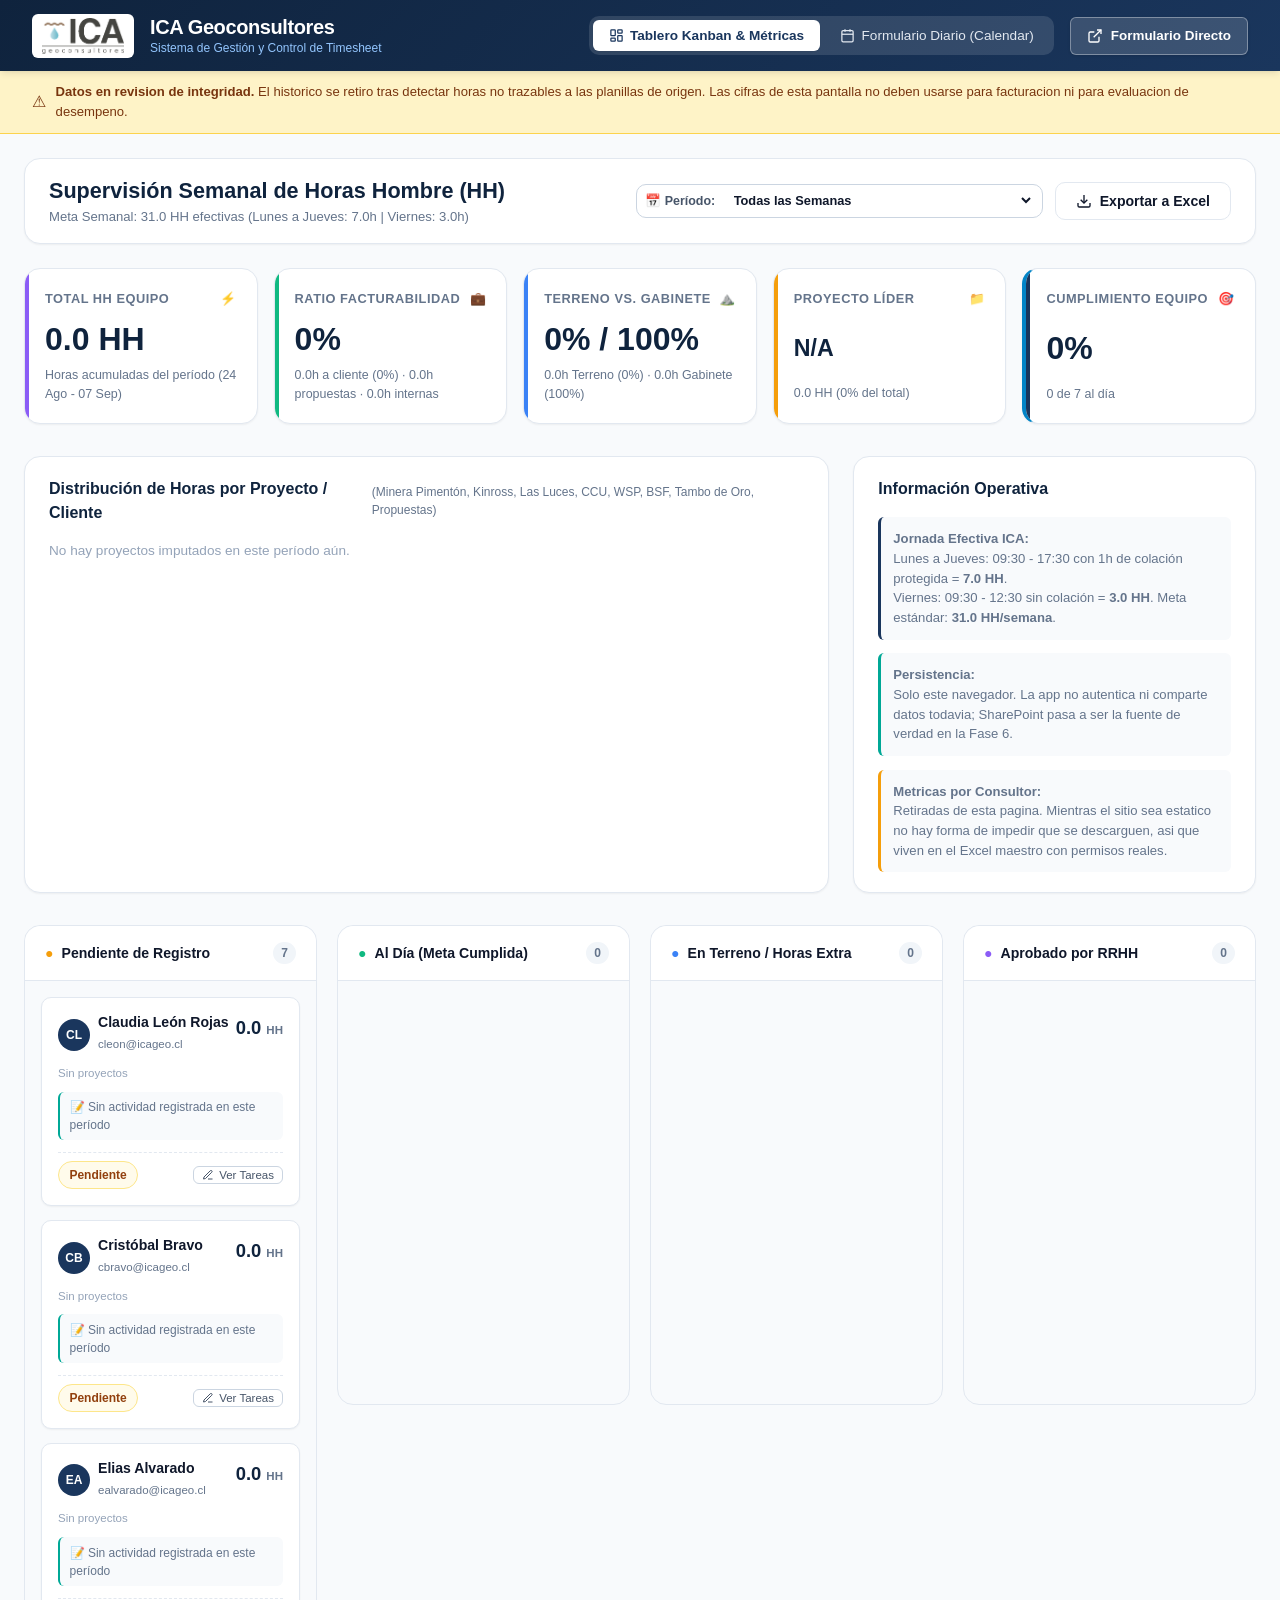
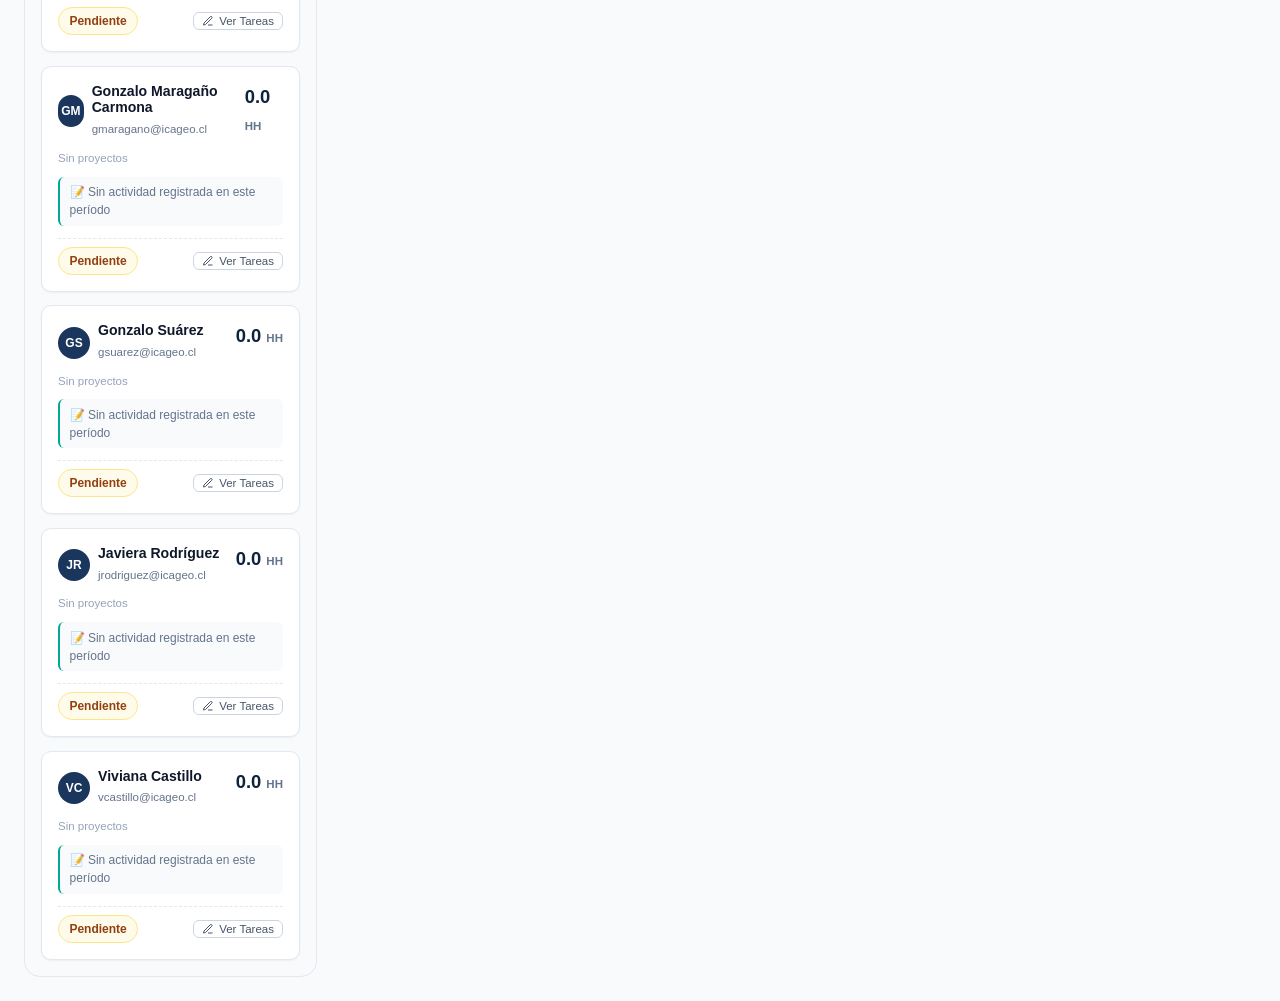
<file: site/index.html>
<!DOCTYPE html>
<html lang="es">
<head>
  <meta charset="UTF-8">
  <meta name="viewport" content="width=device-width, initial-scale=1.0">
  <title>Timesheet Corporativo - ICA Geoconsultores</title>
  <link rel="stylesheet" href="css/styles.css?v=7">
  <link rel="stylesheet" href="css/kanban.css?v=7">
  <link rel="stylesheet" href="css/calendar.css?v=7">
  <!-- Politica de seguridad de contenido.
       Limita de donde puede cargarse y a donde puede hablar la pagina. Se
       anade ahora, antes de que el navegador custodie un token de Graph
       (Fase 6): a partir de ese momento un XSS equivale a robo de token.
       `connect-src` ya contempla los destinos de M365. -->
  <meta http-equiv="Content-Security-Policy" content="default-src 'none'; script-src 'self' 'unsafe-inline'; style-src 'self' 'unsafe-inline'; img-src 'self' data:; font-src 'self'; connect-src 'self' https://graph.microsoft.com https://login.microsoftonline.com; frame-src https://login.microsoftonline.com; form-action 'none'; base-uri 'none'">
  <link rel="icon" type="image/png" href="assets/ica_logo.png">
</head>
<body>

  <!-- Encabezado Corporativo -->
  <header class="app-header">
    <div class="brand-container">
      <img src="assets/ica_logo.png" alt="ICA Geoconsultores" class="brand-logo">
      <div class="brand-text">
        <h1>ICA Geoconsultores</h1>
        <p>Sistema de Gestión y Control de Timesheet</p>
      </div>
    </div>

    <!-- Navegación de Vistas y Acceso Admin -->
    <div class="header-actions">
      <div class="nav-tabs">
        <button type="button" class="nav-tab-btn active" id="tabBtnKanban" onclick="switchView('kanban')">
          <svg width="15" height="15" viewBox="0 0 24 24" fill="none" stroke="currentColor" stroke-width="2"><rect x="3" y="3" width="7" height="9" rx="1"/><rect x="14" y="3" width="7" height="5" rx="1"/><rect x="14" y="12" width="7" height="9" rx="1"/><rect x="3" y="16" width="7" height="5" rx="1"/></svg>
          Tablero Kanban & Métricas
        </button>
        <button type="button" class="nav-tab-btn" id="tabBtnCalendar" onclick="switchView('calendar')">
          <svg width="15" height="15" viewBox="0 0 24 24" fill="none" stroke="currentColor" stroke-width="2"><rect x="3" y="4" width="18" height="18" rx="2" ry="2"/><line x1="16" y1="2" x2="16" y2="6"/><line x1="8" y1="2" x2="8" y2="6"/><line x1="3" y1="10" x2="21" y2="10"/></svg>
          Formulario Diario (Calendar)
        </button>
      </div>

      <a href="form.html" target="_blank" class="btn-header-link" style="background: rgba(255, 255, 255, 0.15); color: #ffffff !important; font-weight: 600; font-size: 0.84rem; padding: 0.5rem 1rem; border-radius: var(--radius-sm); text-decoration: none; display: inline-flex; align-items: center; gap: 0.5rem; border: 1px solid rgba(255, 255, 255, 0.35);">
        <svg width="16" height="16" viewBox="0 0 24 24" fill="none" stroke="#ffffff" stroke-width="2"><path d="M18 13v6a2 2 0 0 1-2 2H5a2 2 0 0 1-2-2V8a2 2 0 0 1 2-2h6"></path><polyline points="15 3 21 3 21 9"></polyline><line x1="10" y1="14" x2="21" y2="3"></line></svg>
        <span style="color: #ffffff !important; font-weight: 600;">Formulario Directo</span>
      </a>

    </div>
  </header>

  <!-- Aviso de integridad de datos.
       La auditoria de procedencia determino que 73.3 de las 385.3 HH del
       dataset anterior (19%) no eran trazables a ninguna medicion. El
       historico quedo retirado hasta que el pipeline saneado lo reponga.
       Ver la auditoria de procedencia en Timesheet_Pipeline (fuera del repo). -->
  <div style="background: #fef3c7; border-bottom: 1px solid #fcd34d; padding: 0.7rem 2rem; font-size: 0.82rem; color: #78350f; display: flex; align-items: center; gap: 0.6rem;">
    <span style="font-size: 1rem;">&#9888;</span>
    <span><strong>Datos en revision de integridad.</strong> El historico se retiro tras detectar horas no trazables a las planillas de origen. Las cifras de esta pantalla no deben usarse para facturacion ni para evaluacion de desempeno.</span>
  </div>

  <main class="app-container">

    <!-- ========================================================
         VISTA 1: TABLERO KANBAN & MÉTRICAS
         ======================================================== -->
    <section id="viewKanban" class="view-section active">
      <!-- Barra Superior del Dashboard -->
      <div class="dashboard-topbar">
        <div class="topbar-title">
          <h2>Supervisión Semanal de Horas Hombre (HH)</h2>
          <p>Meta Semanal: 31.0 HH efectivas (Lunes a Jueves: 7.0h | Viernes: 3.0h)</p>
        </div>
        <div class="topbar-filters">
          <div style="display: flex; align-items: center; gap: 0.4rem; background: white; border: 1px solid #cbd5e1; border-radius: var(--radius-md); padding: 0.2rem 0.5rem;">
            <label for="selectDashboardPeriod" style="font-size: 0.78rem; font-weight: 700; color: #475569; white-space: nowrap;">📅 Período:</label>
            <select id="selectDashboardPeriod" class="input-control" style="font-size: 0.8rem; padding: 0.25rem 0.5rem; border: none; background: transparent; font-weight: 600; color: #0f172a; cursor: pointer;">
              <option value="all">Todas las Semanas</option>
              <option value="w1">Semana 1 (24 al 29 de Agosto)</option>
              <option value="w2">Semana 2 (31 de Agosto al 06 de Septiembre)</option>
              <option value="w3">Semana 3 (07 al 11 de Septiembre)</option>
            </select>
          </div>
          <button type="button" class="btn btn-outline" id="btnExportExcel">
            <svg width="16" height="16" viewBox="0 0 24 24" fill="none" stroke="currentColor" stroke-width="2"><path d="M21 15v4a2 2 0 0 1-2 2H5a2 2 0 0 1-2-2v-4"/><polyline points="7 10 12 15 17 10"/><line x1="12" y1="15" x2="12" y2="3"/></svg>
            Exportar a Excel
          </button>
        </div>
      </div>

      <!-- Métricas Clave (KPIs Ejecutivos) -->
      <div class="metrics-kpi-grid">
        <div class="kpi-card kpi-purple">
          <div class="kpi-header">
            <span>Total HH Equipo</span>
            <span>⚡</span>
          </div>
          <div class="kpi-value" id="kpiTotalHours">0.0 HH</div>
          <div class="kpi-subtext">Horas acumuladas del período</div>
        </div>

        <div class="kpi-card kpi-success">
          <div class="kpi-header">
            <span>Ratio Facturabilidad</span>
            <span>💼</span>
          </div>
          <div class="kpi-value" id="kpiBillableRate">0%</div>
          <div class="kpi-subtext" id="kpiBillableSubtext">Proyectos cliente vs. gestión interna</div>
        </div>

        <div class="kpi-card kpi-info">
          <div class="kpi-header">
            <span>Terreno vs. Gabinete</span>
            <span>⛰️</span>
          </div>
          <div class="kpi-value" id="kpiTerrainGabinete">0% / 0%</div>
          <div class="kpi-subtext" id="kpiTerrainSubtext">Distribución operativa de HH</div>
        </div>

        <div class="kpi-card kpi-warning">
          <div class="kpi-header">
            <span>Proyecto Líder</span>
            <span>📁</span>
          </div>
          <div class="kpi-value" id="kpiLeadingProject" style="font-size: 1.45rem;">-</div>
          <div class="kpi-subtext">Mayor consumo de HH en el período</div>
        </div>

        <div class="kpi-card" style="border-left: 4px solid #0284c7;">
          <div class="kpi-header">
            <span>Cumplimiento Equipo</span>
            <span>🎯</span>
          </div>
          <div class="kpi-value" id="kpiComplianceRate">0%</div>
          <div class="kpi-subtext" id="kpiUsersOnTrack">0 de 7 al día</div>
        </div>
      </div>

      <!-- Desglose por Proyecto y Resumen -->
      <div class="analytics-split-grid">
        <div class="analytics-panel">
          <h3>
            Distribución de Horas por Proyecto / Cliente
            <span style="font-size: 0.75rem; color: var(--text-muted); font-weight: normal;">(Minera Pimentón, Kinross, Las Luces, CCU, WSP, BSF, Tambo de Oro, Propuestas)</span>
          </h3>
          <div class="project-bars-list" id="projectBarsContainer">
            <!-- Rellenado dinámicamente por app.js -->
          </div>
        </div>

        <div class="analytics-panel">
          <h3>Información Operativa</h3>
          <div style="font-size: 0.82rem; color: var(--text-muted); display: flex; flex-direction: column; gap: 0.85rem;">
            <div style="padding: 0.75rem; background: #f8fafc; border-radius: var(--radius-sm); border-left: 3px solid var(--color-primary);">
              <strong>Jornada Efectiva ICA:</strong>
              <p>Lunes a Jueves: 09:30 - 17:30 con 1h de colación protegida = <strong>7.0 HH</strong>.</p>
              <p>Viernes: 09:30 - 12:30 sin colación = <strong>3.0 HH</strong>. Meta estándar: <strong>31.0 HH/semana</strong>.</p>
            </div>
            <div style="padding: 0.75rem; background: #f8fafc; border-radius: var(--radius-sm); border-left: 3px solid var(--color-accent);">
              <strong>Persistencia:</strong>
              <p>Solo este navegador. La app no autentica ni comparte datos todavia; SharePoint pasa a ser la fuente de verdad en la Fase 6.</p>
            </div>
            <div style="padding: 0.75rem; background: #f8fafc; border-radius: var(--radius-sm); border-left: 3px solid #f59e0b;">
              <strong>Metricas por Consultor:</strong>
              <p>Retiradas de esta pagina. Mientras el sitio sea estatico no hay forma de impedir que se descarguen, asi que viven en el Excel maestro con permisos reales.</p>
            </div>
          </div>
        </div>
      </div>

      <!-- El ranking individual por consultor se retiro de esta pagina.
           No bastaba con ocultarlo: el dataset se servia como archivo
           estatico y se descargaba por URL sin autenticacion. Vuelve en la
           Fase 6, cuando SharePoint pueda negar los datos ajenos en lugar
           de que la app solo deje de dibujarlos. -->

      <!-- Tablero Kanban de Supervisión -->
      <div class="kanban-board-container">
        <!-- Columna 1: Pendiente -->
        <div class="kanban-column">
          <div class="kanban-column-header">
            <div class="column-title">
              <span style="color: #f59e0b;">●</span> Pendiente de Registro
            </div>
            <span class="column-count" id="countPending">0</span>
          </div>
          <div class="kanban-cards-container" id="colPending"></div>
        </div>

        <!-- Columna 2: Al Día -->
        <div class="kanban-column">
          <div class="kanban-column-header">
            <div class="column-title">
              <span style="color: #10b981;">●</span> Al Día (Meta Cumplida)
            </div>
            <span class="column-count" id="countOnTrack">0</span>
          </div>
          <div class="kanban-cards-container" id="colOnTrack"></div>
        </div>

        <!-- Columna 3: En Terreno -->
        <div class="kanban-column">
          <div class="kanban-column-header">
            <div class="column-title">
              <span style="color: #3b82f6;">●</span> En Terreno / Horas Extra
            </div>
            <span class="column-count" id="countTerrain">0</span>
          </div>
          <div class="kanban-cards-container" id="colTerrain"></div>
        </div>

        <!-- Columna 4: Aprobado RRHH -->
        <div class="kanban-column">
          <div class="kanban-column-header">
            <div class="column-title">
              <span style="color: #8b5cf6;">●</span> Aprobado por RRHH
            </div>
            <span class="column-count" id="countApproved">0</span>
          </div>
          <div class="kanban-cards-container" id="colApproved"></div>
        </div>
      </div>
    </section>

    <!-- ========================================================
         VISTA 2: FORMULARIO DIARIO (INTERFAZ CALENDAR)
         ======================================================== -->
    <section id="viewCalendar" class="view-section">
      <div class="calendar-form-wrapper">
        <div class="form-header-bar">
          <div class="form-header-title">
            <h2>Registro Diario de Actividades (Timesheet)</h2>
            <p>Distribuye en un solo envío las tareas de tu jornada laboral</p>
          </div>
          <div class="target-pill" id="targetHoursDisplay">
            Meta del día: <strong>7.0 HH</strong> (09:30 a 17:30 con 1h de colación)
          </div>
        </div>

        <!-- Barra de Autenticación y Selección de Consultor (Visible e Interactiva) -->
        <div class="pin-auth-banner" style="display: flex; flex-wrap: wrap; justify-content: space-between; align-items: center; gap: 1rem; padding: 1rem 1.25rem;">
          <div style="display: flex; align-items: center; gap: 0.75rem; flex-wrap: wrap;">
            <div style="display: flex; align-items: center; gap: 0.4rem;">
              <span style="font-size: 1.1rem;">👤</span>
              <label for="userSelect" style="font-weight: 700; font-size: 0.85rem; color: #1e293b; white-space: nowrap;">Consultor ICA:</label>
              <select class="input-control" id="userSelect" required style="font-weight: 600; font-size: 0.88rem; min-width: 230px; padding: 0.45rem 0.75rem; border-color: #0284c7; background: white;">
                <option value="cleon@icageo.cl">Claudia León Rojas</option>
                <option value="cbravo@icageo.cl">Cristóbal Bravo</option>
                <option value="ealvarado@icageo.cl">Elias Alvarado</option>
                <option value="gmaragano@icageo.cl">Gonzalo Maragaño Carmona</option>
                <option value="gsuarez@icageo.cl">Gonzalo Suárez</option>
                <option value="jrodriguez@icageo.cl">Javiera Rodríguez</option>
                <option value="vcastillo@icageo.cl">Viviana Castillo</option>
              </select>
            </div>
            <div class="pin-status-text locked" id="pinStatusText" style="font-size: 0.82rem;">
              🔒 <strong>Sesión Bloqueada:</strong> Ingresa tu PIN de 4 dígitos para habilitar el registro.
            </div>
          </div>
          <div style="display: flex; gap: 0.5rem; align-items: center;">
          </div>
        </div>

        <form id="formDailyTimesheet">
          <!-- Metadatos de la Jornada -->
          <div class="form-meta-grid">
            <div class="input-group">
              <label>Profesional Activo</label>
              <input type="text" class="input-control" id="activeUserNameDisplay" value="Claudia León Rojas" readonly style="background: #f1f5f9; font-weight: 600;">
            </div>
            <div class="input-group">
              <label>Correo Institucional (@icageo.cl)</label>
              <input type="email" class="input-control" id="userEmail" value="cleon@icageo.cl" readonly style="background: #f8fafc;">
            </div>
            <div class="input-group">
              <label>Fecha de la Jornada</label>
              <input type="date" class="input-control" id="dateInput" required>
            </div>
            <div class="input-group" style="justify-content: flex-end;">
              <div class="terrain-toggle-box">
                <label class="terrain-label">
                  <input type="checkbox" id="terrainCheckbox">
                  <span>Día de Terreno / Horas Extendidas (> 7.0h)</span>
                </label>
              </div>
            </div>
          </div>

          <!-- Botones de Ausencia Justificada -->
          <div class="absence-quick-bar">
            <span>¿Jornada especial o no laboral?</span>
            <div class="absence-btn-group">
              <button type="button" class="btn-absence" data-type="Feriado Legal">🏛️ Feriado Legal</button>
              <button type="button" class="btn-absence" data-type="Vacaciones">🏖️ Vacaciones</button>
              <button type="button" class="btn-absence" data-type="Licencia Médica">🏥 Licencia Médica</button>
            </div>
          </div>

          <!-- Línea de Tiempo Visual (Calendar Timeline) -->
          <div class="timeline-container">
            <div class="timeline-header">
              <h3>
                <svg width="18" height="18" viewBox="0 0 24 24" fill="none" stroke="currentColor" stroke-width="2"><circle cx="12" cy="12" r="10"/><polyline points="12 6 12 12 16 14"/></svg>
                Estructura de la Jornada
              </h3>
              <span style="font-size: 0.78rem; color: var(--text-muted);">Horarios de referencia corporativos</span>
            </div>

            <div class="timeline-blocks-wrapper">
              <!-- Bloque Mañana -->
              <div class="timeline-block">
                <div class="timeline-block-title">
                  <span>BLOQUE MAÑANA</span>
                  <span>09:30 - 13:00</span>
                </div>
                <div class="timeline-block-hours">3.5 <small style="font-size:0.8rem; color:var(--text-muted);">HH</small></div>
                <div class="timeline-block-desc">Inicio de jornada, coordinación técnica y desarrollo</div>
              </div>

              <!-- Bloque Colación Protegido -->
              <div class="timeline-block-lunch">
                <div class="lunch-icon">🍽️</div>
                <div class="lunch-title">COLACIÓN</div>
                <div class="lunch-time">13:00 - 14:00</div>
                <div class="lunch-status">1h Protegida</div>
              </div>

              <!-- Bloque Tarde -->
              <div class="timeline-block">
                <div class="timeline-block-title">
                  <span>BLOQUE TARDE</span>
                  <span>14:00 - 17:30</span>
                </div>
                <div class="timeline-block-hours">3.5 <small style="font-size:0.8rem; color:var(--text-muted);">HH</small></div>
                <div class="timeline-block-desc">Cierre de entregables, modelos y redacción</div>
              </div>
            </div>

            <!-- Barra de Progreso del Llenado -->
            <div class="progress-container">
              <div class="progress-info-row">
                <span>Horas asignadas en tareas:</span>
                <span id="progressText">0.0 / 7.0 HH</span>
              </div>
              <div class="progress-track">
                <div class="progress-bar-fill" id="progressBarFill"></div>
              </div>
            </div>
          </div>

          <!-- Tareas del Día -->
          <div class="tasks-section-title">
            <h3>Distribución de Tareas del Día</h3>
            <div style="display: flex; gap: 0.5rem;">
              <button type="button" class="btn btn-outline" id="btnOpenNewProposal" style="padding: 0.4rem 0.8rem; font-size: 0.8rem; border-color: #0284c7; color: #0369a1;">
                + Nueva Propuesta
              </button>
              <button type="button" class="btn btn-outline" id="btnAddTask" style="padding: 0.4rem 0.8rem; font-size: 0.8rem;">
                + Agregar Otra Tarea
              </button>
            </div>
          </div>

          <div id="tasksContainer">
            <!-- Filas dinámicas generadas por calendar_form.js -->
          </div>

          <!-- Barra de Envío Único -->
          <div class="form-submit-bar">
            <div id="validationSummary" class="validation-summary">
              Completando asignación...
            </div>
            <button type="submit" class="btn btn-primary" id="btnSubmitDaily">
              <svg width="16" height="16" viewBox="0 0 24 24" fill="none" stroke="currentColor" stroke-width="2"><path d="M19 21H5a2 2 0 0 1-2-2V5a2 2 0 0 1 2-2h11l5 5v11a2 2 0 0 1-2 2z"/><polyline points="17 21 17 13 7 13 7 21"/><polyline points="7 3 7 8 15 8"/></svg>
              Guardar Jornada del Día
            </button>
          </div>
        </form>
      </div>
    </section>

  </main>

  <!-- Los modales de autenticacion de administrador, edicion de registros,
       conexion M365, ingreso de PIN y cambio de PIN quedaron ELIMINADOS.
       Ninguna credencial puede custodiarse en un cliente estatico: la clave
       maestra y los PINs se entregaban al navegador y estuvieron publicados
       en el repositorio. Los sustituye Entra ID en la Fase 6. -->

  <!-- ========================================================
       MODAL 6: REGISTRO DE NUEVA PROPUESTA (COLABORATIVO)
       ======================================================== -->
  <div class="modal-overlay" id="modalNewProposal">
    <div class="modal-card" style="max-width: 520px;">
      <div class="modal-header">
        <h3>💡 Nueva Propuesta / Licitación</h3>
        <button type="button" class="modal-close" id="btnCloseNewProposalModal">&times;</button>
      </div>
      <form id="formCreateProposal">
        <div class="modal-body">
          <p style="font-size: 0.82rem; color: var(--text-muted); margin-bottom: 1rem;">
            Cualquier colaborador puede crear una propuesta. Quedará disponible inmediatamente en el formulario y la administración podrá validarla o asignarle OT oficial.
          </p>
          <div class="input-group" style="margin-bottom: 0.85rem;">
            <label>Nombre de la Propuesta / Servicio</label>
            <input type="text" class="input-control" id="inputProposalName" placeholder="Ej: Licitación Hidrogeología Quebrada Blanca" required>
          </div>
          <div class="input-group" style="margin-bottom: 0.85rem;">
            <label>Cliente / Mandante</label>
            <input type="text" class="input-control" id="inputProposalClient" placeholder="Ej: Teck / Codelco / Anglo" required>
          </div>
          <div class="input-group">
            <label>Notas / Alcance Breve</label>
            <textarea class="input-control" id="inputProposalNotes" rows="2" placeholder="Detalle preliminar..."></textarea>
          </div>
        </div>
        <div class="modal-footer">
          <button type="submit" class="btn btn-primary">Registrar y Usar Propuesta</button>
        </div>
      </form>
    </div>
  </div>

  <!-- ========================================================
       MODAL 8: DETALLE DE ACTIVIDADES DEL CONSULTOR (AUDITORÍA / VISTA)
       ======================================================== -->
  <div class="modal-overlay" id="modalUserDetailView">
    <div class="modal-card" style="max-width: 720px;">
      <div class="modal-header">
        <h3 id="detailModalTitle">📋 Detalle de Tareas: Consultor</h3>
        <button type="button" class="modal-close" id="btnCloseDetailModal">&times;</button>
      </div>
      <div class="modal-body">
        <div style="display: flex; justify-content: space-between; align-items: center; margin-bottom: 1rem; background: #f8fafc; padding: 0.75rem 1rem; border-radius: var(--radius-sm); border-left: 3px solid var(--color-primary);">
          <div>
            <div id="detailModalUserName" style="font-weight: 700; font-size: 0.95rem; color: #1e293b;">-</div>
            <div id="detailModalUserEmail" style="font-size: 0.8rem; color: #64748b;">-</div>
          </div>
          <div id="detailModalTotalHH" style="font-size: 1.25rem; font-weight: 800; color: var(--color-primary);">0.0 HH</div>
        </div>
        <div style="max-height: 320px; overflow-y: auto; border: 1px solid var(--border-color); border-radius: var(--radius-sm);">
          <table style="width: 100%; border-collapse: collapse; font-size: 0.8rem;">
            <thead style="background: #f1f5f9; border-bottom: 1px solid var(--border-color); text-align: left; position: sticky; top: 0;">
              <tr>
                <th style="padding: 0.5rem 0.6rem;">Fecha</th>
                <th style="padding: 0.5rem 0.6rem;">Proyecto</th>
                <th style="padding: 0.5rem 0.6rem; text-align: center;">HH</th>
                <th style="padding: 0.5rem 0.6rem;">Actividad / Detalle</th>
              </tr>
            </thead>
            <tbody id="detailModalTableBody">
              <!-- Filas generadas dinámicamente -->
            </tbody>
          </table>
        </div>
      </div>
      <div class="modal-footer" style="justify-content: flex-end;">
        <button type="button" class="btn btn-outline" id="btnCloseDetailFooter">Cerrar</button>
      </div>
    </div>
  </div>

  <!-- Script para Alternar Vistas -->
  <script>
    function switchView(view) {
      document.getElementById('viewKanban').classList.remove('active');
      document.getElementById('viewCalendar').classList.remove('active');
      document.getElementById('tabBtnKanban').classList.remove('active');
      document.getElementById('tabBtnCalendar').classList.remove('active');

      if (view === 'kanban') {
        document.getElementById('viewKanban').classList.add('active');
        document.getElementById('tabBtnKanban').classList.add('active');
        if (typeof window.renderDashboard === 'function') {
          window.renderDashboard();
        }
      } else {
        document.getElementById('viewCalendar').classList.add('active');
        document.getElementById('tabBtnCalendar').classList.add('active');
      }
    }
  </script>

  <!-- Lógica de Negocio -->
  <script src="js/team_data.js?v=20260909_fase0"></script>
  <script src="js/calendar_form.js?v=20260909_fase0"></script>
  <script src="js/app.js?v=20260909_fase0"></script>
</body>
</html>
</file>
<file: site/css/styles.css>
/* ==========================================================================
   ICA Geoconsultores - Sistema de Timesheet Corporativo
   Design System & Base Tokens
   ========================================================================== */

@import url('https://fonts.googleapis.com/css2?family=Inter:wght@300;400;500;600;700;800&family=Outfit:wght@500;600;700;800&display=swap');

:root {
  /* Paleta Corporativa ICA */
  --color-primary: #1a365d;        /* Azul Marino ICA */
  --color-primary-light: #2b6cb0;
  --color-primary-dark: #0f233d;
  --color-accent: #00a896;         /* Verde Agua Técnico */
  --color-accent-hover: #028090;
  
  /* Estados Operativos */
  --color-success: #10b981;        /* Al Día / Cuadrado */
  --color-success-bg: #ecfdf5;
  --color-warning: #f59e0b;        /* Pendiente */
  --color-warning-bg: #fffbeb;
  --color-info: #3b82f6;           /* En Terreno / Horas Extra */
  --color-info-bg: #eff6ff;
  --color-purple: #8b5cf6;         /* Aprobado RRHH */
  --color-purple-bg: #f5f3ff;
  --color-danger: #ef4444;
  --color-danger-bg: #fef2f2;
  
  /* Escala de Grises y Superficies */
  --bg-app: #f8fafc;
  --bg-surface: #ffffff;
  --bg-surface-elevated: #ffffff;
  --bg-muted: #f1f5f9;
  --border-color: #e2e8f0;
  --border-focus: #3b82f6;
  
  /* Tipografía */
  --text-main: #0f172a;
  --text-muted: #64748b;
  --text-light: #94a3b8;
  --text-inverse: #ffffff;
  
  /* Sombras y Elevaciones */
  --shadow-sm: 0 1px 2px 0 rgb(0 0 0 / 0.05);
  --shadow-md: 0 4px 6px -1px rgb(0 0 0 / 0.08), 0 2px 4px -2px rgb(0 0 0 / 0.06);
  --shadow-lg: 0 10px 15px -3px rgb(0 0 0 / 0.08), 0 4px 6px -4px rgb(0 0 0 / 0.04);
  --shadow-xl: 0 20px 25px -5px rgb(0 0 0 / 0.1), 0 8px 10px -6px rgb(0 0 0 / 0.06);

  /* Bordes Redondeados */
  --radius-sm: 6px;
  --radius-md: 10px;
  --radius-lg: 16px;
  --radius-full: 9999px;
  
  /* Transiciones */
  --transition-fast: 0.15s ease;
  --transition-normal: 0.25s ease;
}

/* Reset y Normalización */
* {
  box-sizing: border-box;
  margin: 0;
  padding: 0;
}

body {
  font-family: 'Inter', -apple-system, BlinkMacSystemFont, 'Segoe UI', Roboto, sans-serif;
  background-color: var(--bg-app);
  color: var(--text-main);
  line-height: 1.5;
  -webkit-font-smoothing: antialiased;
}

/* Encabezado Corporativo */
.app-header {
  background: linear-gradient(135deg, var(--color-primary-dark) 0%, var(--color-primary) 100%);
  color: var(--text-inverse);
  padding: 0.85rem 2rem;
  display: flex;
  justify-content: space-between;
  align-items: center;
  position: sticky;
  top: 0;
  z-index: 100;
  box-shadow: var(--shadow-md);
}

.brand-container {
  display: flex;
  align-items: center;
  gap: 1rem;
}

.brand-logo {
  height: 44px;
  width: auto;
  max-width: 140px;
  object-fit: contain;
  background: white;
  padding: 4px 10px;
  border-radius: var(--radius-sm);
  box-shadow: var(--shadow-sm);
  display: block;
}

.brand-text h1 {
  font-family: 'Outfit', sans-serif;
  font-size: 1.25rem;
  font-weight: 700;
  letter-spacing: -0.02em;
  line-height: 1.2;
}

.brand-text p {
  font-size: 0.75rem;
  color: #93c5fd;
  font-weight: 400;
}

/* Navegación y Acciones */
.header-actions {
  display: flex;
  align-items: center;
  gap: 1rem;
}

.nav-tabs {
  display: flex;
  background: rgba(255, 255, 255, 0.12);
  padding: 4px;
  border-radius: var(--radius-md);
  gap: 4px;
}

.nav-tab-btn {
  background: transparent;
  border: none;
  color: #e2e8f0;
  padding: 0.5rem 1rem;
  font-size: 0.85rem;
  font-weight: 500;
  border-radius: var(--radius-sm);
  cursor: pointer;
  transition: var(--transition-fast);
  display: flex;
  align-items: center;
  gap: 0.4rem;
}

.nav-tab-btn:hover {
  background: rgba(255, 255, 255, 0.15);
  color: white;
}

.nav-tab-btn.active {
  background: white;
  color: var(--color-primary);
  font-weight: 600;
  box-shadow: var(--shadow-sm);
}

.btn-admin {
  background: #f59e0b;
  color: #78350f;
  border: 1px solid #d97706;
  font-weight: 600;
  padding: 0.5rem 0.9rem;
  border-radius: var(--radius-sm);
  cursor: pointer;
  font-size: 0.82rem;
  display: flex;
  align-items: center;
  gap: 0.4rem;
  transition: var(--transition-fast);
}

.btn-admin:hover {
  background: #fbbf24;
}

.btn-admin.authenticated {
  background: #10b981;
  color: white;
  border-color: #059669;
}

.btn-header-link,
.app-header .btn-outline {
  background: white;
  color: var(--color-primary, #1a365d) !important;
  font-weight: 700;
  font-size: 0.82rem;
  padding: 0.5rem 0.95rem;
  border-radius: var(--radius-sm);
  text-decoration: none;
  display: inline-flex;
  align-items: center;
  gap: 0.45rem;
  border: 1px solid rgba(255, 255, 255, 0.9);
  box-shadow: 0 1px 3px rgba(0, 0, 0, 0.12);
  transition: var(--transition-fast);
}

.btn-header-link:hover,
.app-header .btn-outline:hover {
  background: #f1f5f9;
  color: var(--color-primary-light, #2b6cb0) !important;
  box-shadow: 0 2px 6px rgba(0, 0, 0, 0.18);
  transform: translateY(-1px);
}

/* Contenedor Principal */
.app-container {
  max-width: 1440px;
  margin: 1.5rem auto;
  padding: 0 1.5rem;
}

/* Secciones de Vistas */
.view-section {
  display: none;
}

.view-section.active {
  display: block;
}

/* Badges y Chips */
.badge {
  display: inline-flex;
  align-items: center;
  gap: 0.35rem;
  padding: 0.25rem 0.65rem;
  border-radius: var(--radius-full);
  font-size: 0.75rem;
  font-weight: 600;
}

.badge-success { background: var(--color-success-bg); color: #065f46; border: 1px solid #a7f3d0; }
.badge-warning { background: var(--color-warning-bg); color: #92400e; border: 1px solid #fde68a; }
.badge-info    { background: var(--color-info-bg); color: #1e40af; border: 1px solid #bfdbfe; }
.badge-purple  { background: var(--color-purple-bg); color: #5b21b6; border: 1px solid #ddd6fe; }

/* Botones Base */
.btn {
  display: inline-flex;
  align-items: center;
  justify-content: center;
  gap: 0.5rem;
  padding: 0.6rem 1.25rem;
  font-size: 0.88rem;
  font-weight: 600;
  border-radius: var(--radius-md);
  border: 1px solid transparent;
  cursor: pointer;
  transition: var(--transition-fast);
}

.btn-primary {
  background: var(--color-primary);
  color: white;
}
.btn-primary:hover {
  background: var(--color-primary-light);
}

.btn-outline {
  background: white;
  border-color: var(--border-color);
  color: var(--text-main);
}
.btn-outline:hover {
  background: var(--bg-muted);
}

/* Modal Genérico */
.modal-overlay {
  position: fixed;
  inset: 0;
  background: rgba(15, 23, 42, 0.65);
  backdrop-filter: blur(4px);
  display: flex;
  align-items: center;
  justify-content: center;
  z-index: 1000;
  opacity: 0;
  visibility: hidden;
  transition: var(--transition-fast);
}

.modal-overlay.open {
  opacity: 1;
  visibility: visible;
}

.modal-card {
  background: white;
  border-radius: var(--radius-lg);
  box-shadow: var(--shadow-xl);
  width: 100%;
  max-width: 520px;
  overflow: hidden;
  animation: modalEnter 0.2s cubic-bezier(0.16, 1, 0.3, 1);
}

@keyframes modalEnter {
  from { transform: translateY(12px) scale(0.98); }
  to { transform: translateY(0) scale(1); }
}

.modal-header {
  padding: 1.25rem 1.5rem;
  border-bottom: 1px solid var(--border-color);
  display: flex;
  justify-content: space-between;
  align-items: center;
  background: var(--bg-muted);
}

.modal-header h3 {
  font-family: 'Outfit', sans-serif;
  font-size: 1.15rem;
  color: var(--color-primary-dark);
}

.modal-close {
  background: transparent;
  border: none;
  font-size: 1.3rem;
  cursor: pointer;
  color: var(--text-muted);
}

.modal-body {
  padding: 1.5rem;
}

.modal-footer {
  padding: 1rem 1.5rem;
  border-top: 1px solid var(--border-color);
  display: flex;
  justify-content: flex-end;
  gap: 0.75rem;
  background: #fafafa;
}

/* Toast de Notificación */
.toast-container {
  position: fixed;
  bottom: 2rem;
  right: 2rem;
  z-index: 2000;
  display: flex;
  flex-direction: column;
  gap: 0.75rem;
}

.toast {
  background: white;
  color: var(--text-main);
  padding: 1rem 1.25rem;
  border-radius: var(--radius-md);
  box-shadow: var(--shadow-lg);
  border-left: 4px solid var(--color-primary);
  display: flex;
  align-items: center;
  gap: 0.75rem;
  min-width: 320px;
  animation: toastIn 0.3s ease;
}

.toast-success { border-left-color: var(--color-success); }
.toast-info { border-left-color: var(--color-info); }
.toast-warning { border-left-color: var(--color-warning); }

@keyframes toastIn {
  from { transform: translateX(50px); opacity: 0; }
  to { transform: translateX(0); opacity: 1; }
}
</file>
<file: site/css/kanban.css>
/* ==========================================================================
   ICA Geoconsultores - Sistema de Timesheet Corporativo
   Estilos del Tablero Kanban y Panel de Métricas
   ========================================================================== */

/* Barra Superior del Dashboard */
.dashboard-topbar {
  display: flex;
  justify-content: space-between;
  align-items: center;
  margin-bottom: 1.5rem;
  background: white;
  padding: 1rem 1.5rem;
  border-radius: var(--radius-lg);
  border: 1px solid var(--border-color);
  box-shadow: var(--shadow-sm);
}

.topbar-title h2 {
  font-family: 'Outfit', sans-serif;
  font-size: 1.35rem;
  color: var(--color-primary-dark);
}

.topbar-title p {
  font-size: 0.82rem;
  color: var(--text-muted);
}

.topbar-filters {
  display: flex;
  align-items: center;
  gap: 0.75rem;
}

/* Fila de Tarjetas de Métricas (KPIs) */
.metrics-kpi-grid {
  display: grid;
  grid-template-columns: repeat(auto-fit, minmax(200px, 1fr));
  gap: 1rem;
  margin-bottom: 2rem;
}

.kpi-card {
  background: white;
  border-radius: var(--radius-lg);
  border: 1px solid var(--border-color);
  padding: 1.25rem;
  box-shadow: var(--shadow-sm);
  display: flex;
  flex-direction: column;
  justify-content: space-between;
  position: relative;
  overflow: hidden;
}

.kpi-card::before {
  content: '';
  position: absolute;
  top: 0;
  left: 0;
  width: 4px;
  height: 100%;
  background: var(--color-primary);
}

.kpi-card.kpi-success::before { background: var(--color-success); }
.kpi-card.kpi-warning::before { background: var(--color-warning); }
.kpi-card.kpi-info::before    { background: var(--color-info); }
.kpi-card.kpi-purple::before  { background: var(--color-purple); }

.kpi-header {
  display: flex;
  justify-content: space-between;
  align-items: center;
  font-size: 0.8rem;
  font-weight: 600;
  color: var(--text-muted);
  text-transform: uppercase;
  letter-spacing: 0.04em;
}

.kpi-value {
  font-size: 2rem;
  font-weight: 800;
  font-family: 'Outfit', sans-serif;
  color: var(--color-primary-dark);
  margin: 0.4rem 0 0.2rem 0;
}

.kpi-subtext {
  font-size: 0.78rem;
  color: var(--text-muted);
  display: flex;
  align-items: center;
  gap: 0.35rem;
}

/* Desglose Gráfico Rápido */
.analytics-split-grid {
  display: grid;
  grid-template-columns: 2fr 1fr;
  gap: 1.5rem;
  margin-bottom: 2rem;
}

.analytics-panel {
  background: white;
  border-radius: var(--radius-lg);
  border: 1px solid var(--border-color);
  padding: 1.25rem 1.5rem;
  box-shadow: var(--shadow-sm);
}

.analytics-panel h3 {
  font-size: 1rem;
  font-weight: 700;
  color: var(--color-primary-dark);
  margin-bottom: 1rem;
  display: flex;
  justify-content: space-between;
  align-items: center;
}

.project-bars-list {
  display: flex;
  flex-direction: column;
  gap: 0.85rem;
}

.project-bar-item {
  display: flex;
  flex-direction: column;
  gap: 0.25rem;
}

.project-bar-info {
  display: flex;
  justify-content: space-between;
  font-size: 0.82rem;
  font-weight: 600;
}

.project-bar-track {
  height: 8px;
  background: #f1f5f9;
  border-radius: var(--radius-full);
  overflow: hidden;
}

.project-bar-fill {
  height: 100%;
  background: linear-gradient(90deg, var(--color-primary-light), var(--color-accent));
  border-radius: var(--radius-full);
}

/* Tablero Kanban */
.kanban-board-container {
  display: grid;
  grid-template-columns: repeat(4, 1fr);
  gap: 1.25rem;
  align-items: flex-start;
}

.kanban-column {
  background: #f8fafc;
  border: 1px solid var(--border-color);
  border-radius: var(--radius-lg);
  display: flex;
  flex-direction: column;
  min-height: 480px;
}

.kanban-column-header {
  padding: 1rem 1.25rem;
  display: flex;
  justify-content: space-between;
  align-items: center;
  border-bottom: 1px solid var(--border-color);
  background: white;
  border-top-left-radius: var(--radius-lg);
  border-top-right-radius: var(--radius-lg);
}

.column-title {
  display: flex;
  align-items: center;
  gap: 0.5rem;
  font-size: 0.88rem;
  font-weight: 700;
  color: var(--text-main);
}

.column-count {
  background: var(--bg-muted);
  font-size: 0.75rem;
  font-weight: 700;
  padding: 2px 8px;
  border-radius: var(--radius-full);
  color: var(--text-muted);
}

.kanban-cards-container {
  padding: 1rem;
  display: flex;
  flex-direction: column;
  gap: 0.85rem;
  flex-grow: 1;
}

/* Tarjeta de Colaborador en Kanban */
.kanban-card {
  background: white;
  border: 1px solid var(--border-color);
  border-radius: var(--radius-md);
  padding: 1rem;
  box-shadow: var(--shadow-sm);
  transition: transform var(--transition-fast), box-shadow var(--transition-fast);
}

.kanban-card:hover {
  transform: translateY(-2px);
  box-shadow: var(--shadow-md);
}

.card-top {
  display: flex;
  justify-content: space-between;
  align-items: flex-start;
  margin-bottom: 0.6rem;
}

.card-user-info {
  display: flex;
  align-items: center;
  gap: 0.5rem;
}

.user-avatar {
  width: 32px;
  height: 32px;
  border-radius: var(--radius-full);
  background: var(--color-primary);
  color: white;
  display: flex;
  align-items: center;
  justify-content: center;
  font-size: 0.75rem;
  font-weight: 700;
}

.user-names h4 {
  font-size: 0.88rem;
  font-weight: 700;
  color: var(--text-main);
  line-height: 1.2;
}

.user-names span {
  font-size: 0.72rem;
  color: var(--text-muted);
}

.card-hours-badge {
  font-family: 'Outfit', sans-serif;
  font-size: 1.15rem;
  font-weight: 800;
  color: var(--color-primary-dark);
}

.card-hours-badge small {
  font-size: 0.72rem;
  font-weight: 600;
  color: var(--text-muted);
}

.card-projects-chips {
  display: flex;
  flex-wrap: wrap;
  gap: 0.35rem;
  margin: 0.6rem 0;
}

.project-chip {
  background: #f1f5f9;
  color: #334155;
  font-size: 0.72rem;
  font-weight: 600;
  padding: 2px 7px;
  border-radius: var(--radius-sm);
  border: 1px solid #e2e8f0;
}

.card-recent-task {
  font-size: 0.75rem;
  color: var(--text-muted);
  background: #f8fafc;
  padding: 0.4rem 0.6rem;
  border-radius: var(--radius-sm);
  margin-top: 0.4rem;
  border-left: 2px solid var(--color-accent);
}

.card-actions-bar {
  margin-top: 0.75rem;
  padding-top: 0.5rem;
  border-top: 1px dashed var(--border-color);
  display: flex;
  justify-content: space-between;
  align-items: center;
}

.card-status-label {
  font-size: 0.7rem;
  font-weight: 600;
}

.btn-card-edit {
  /* Antes estaba oculto y solo aparecia con body.admin-authenticated. Esa
     clase ya no se aplica nunca: el modo administrador se elimino. El boton
     abre el detalle de solo lectura, asi que debe estar siempre visible. */
  display: inline-flex;
  align-items: center;
  gap: 0.3rem;
  background: transparent;
  border: 1px solid #cbd5e1;
  color: #475569;
  padding: 2px 8px;
  font-size: 0.72rem;
  border-radius: var(--radius-sm);
  cursor: pointer;
  transition: var(--transition-fast);
}

.btn-card-edit:hover {
  background: #f1f5f9;
  color: var(--color-primary);
  border-color: var(--color-primary);
}

/* La regla body.admin-authenticated .btn-card-edit se elimino junto con el
   modo administrador. */
</file>
<file: site/css/calendar.css>
/* ==========================================================================
   ICA Geoconsultores - Sistema de Timesheet Corporativo
   Estilos de la Interfaz Tipo Calendar (Captura Diaria)
   ========================================================================== */

.calendar-form-wrapper {
  background: var(--bg-surface);
  border-radius: var(--radius-lg);
  border: 1px solid var(--border-color);
  box-shadow: var(--shadow-md);
  padding: 2rem;
  max-width: 960px;
  margin: 0 auto;
  position: relative;
}

/* Bloqueo y Autenticación por PIN */
.pin-auth-banner {
  background: #f8fafc;
  border: 1px solid #cbd5e1;
  border-radius: var(--radius-md);
  padding: 0.85rem 1.25rem;
  margin-bottom: 1.5rem;
  display: flex;
  justify-content: space-between;
  align-items: center;
}

.pin-status-text {
  display: flex;
  align-items: center;
  gap: 0.5rem;
  font-size: 0.88rem;
  font-weight: 600;
}

.pin-status-text.unlocked { color: var(--color-success); }
.pin-status-text.locked   { color: #d97706; }

.btn-pin-action {
  background: white;
  border: 1px solid #cbd5e1;
  padding: 0.35rem 0.75rem;
  font-size: 0.78rem;
  font-weight: 600;
  border-radius: var(--radius-sm);
  cursor: pointer;
  transition: var(--transition-fast);
}

.btn-pin-action:hover {
  background: var(--bg-muted);
  border-color: #94a3b8;
}

.form-content-locked {
  filter: blur(2px);
  pointer-events: none;
  opacity: 0.6;
  user-select: none;
}

/* Encabezado del Formulario */
.form-header-bar {
  display: flex;
  justify-content: space-between;
  align-items: flex-start;
  padding-bottom: 1.5rem;
  border-bottom: 1px solid var(--border-color);
  margin-bottom: 1.75rem;
}

.form-header-title h2 {
  font-family: 'Outfit', sans-serif;
  font-size: 1.45rem;
  color: var(--color-primary-dark);
}

.form-header-title p {
  color: var(--text-muted);
  font-size: 0.88rem;
  margin-top: 0.2rem;
}

.target-pill {
  background: var(--bg-muted);
  border: 1px solid var(--border-color);
  padding: 0.5rem 1rem;
  border-radius: var(--radius-full);
  display: flex;
  align-items: center;
  gap: 0.6rem;
  font-size: 0.85rem;
  font-weight: 600;
}

.target-pill strong {
  color: var(--color-primary);
}

/* Fila de Selección de Usuario y Fecha */
.form-meta-grid {
  display: grid;
  grid-template-columns: 1fr 1fr;
  gap: 1.25rem;
  margin-bottom: 1.5rem;
}

.input-group {
  display: flex;
  flex-direction: column;
  gap: 0.4rem;
}

.input-group label {
  font-size: 0.82rem;
  font-weight: 600;
  color: var(--text-muted);
  text-transform: uppercase;
  letter-spacing: 0.04em;
}

.input-control {
  padding: 0.65rem 0.9rem;
  border-radius: var(--radius-md);
  border: 1px solid var(--border-color);
  background: white;
  font-size: 0.9rem;
  color: var(--text-main);
  transition: var(--transition-fast);
}

.input-control:focus {
  outline: none;
  border-color: var(--border-focus);
  box-shadow: 0 0 0 3px rgba(59, 130, 246, 0.15);
}

/* Botones de Ausencia Rápida */
.absence-quick-bar {
  background: #f8fafc;
  border: 1px dashed #cbd5e1;
  border-radius: var(--radius-md);
  padding: 0.75rem 1rem;
  display: flex;
  align-items: center;
  justify-content: space-between;
  margin-bottom: 1.5rem;
}

.absence-quick-bar span {
  font-size: 0.82rem;
  font-weight: 500;
  color: var(--text-muted);
}

.absence-btn-group {
  display: flex;
  gap: 0.5rem;
}

.btn-absence {
  background: white;
  border: 1px solid #cbd5e1;
  padding: 0.35rem 0.75rem;
  font-size: 0.78rem;
  border-radius: var(--radius-sm);
  cursor: pointer;
  color: #334155;
  transition: var(--transition-fast);
  display: flex;
  align-items: center;
  gap: 0.3rem;
}

.btn-absence:hover {
  background: #f1f5f9;
  border-color: #94a3b8;
}

.btn-absence.active {
  background: #e0f2fe;
  border-color: #0284c7;
  color: #0369a1;
  font-weight: 600;
}

/* Línea de Tiempo Interactiva (Vista Calendar) */
.timeline-container {
  background: #f8fafc;
  border: 1px solid var(--border-color);
  border-radius: var(--radius-lg);
  padding: 1.25rem;
  margin-bottom: 1.75rem;
}

.timeline-header {
  display: flex;
  justify-content: space-between;
  align-items: center;
  margin-bottom: 1rem;
}

.timeline-header h3 {
  font-size: 0.95rem;
  font-weight: 700;
  color: var(--color-primary-dark);
  display: flex;
  align-items: center;
  gap: 0.5rem;
}

.timeline-blocks-wrapper {
  display: grid;
  grid-template-columns: 1fr auto 1fr;
  gap: 0.75rem;
  align-items: stretch;
}

.timeline-block {
  background: white;
  border: 1px solid var(--border-color);
  border-radius: var(--radius-md);
  padding: 0.9rem;
  position: relative;
  box-shadow: var(--shadow-sm);
}

.timeline-block-title {
  display: flex;
  justify-content: space-between;
  font-size: 0.8rem;
  font-weight: 700;
  color: var(--text-muted);
  margin-bottom: 0.4rem;
}

.timeline-block-hours {
  font-size: 1.3rem;
  font-weight: 800;
  font-family: 'Outfit', sans-serif;
  color: var(--color-primary);
}

.timeline-block-desc {
  font-size: 0.75rem;
  color: var(--text-muted);
}

/* Bloque de Colación Protegido */
.timeline-block-lunch {
  background: #f1f5f9;
  border: 1px dashed #cbd5e1;
  border-radius: var(--radius-md);
  padding: 0.9rem 1.25rem;
  display: flex;
  flex-direction: column;
  justify-content: center;
  align-items: center;
  text-align: center;
  min-width: 140px;
}

.lunch-icon {
  font-size: 1.25rem;
  margin-bottom: 0.2rem;
}

.lunch-title {
  font-size: 0.78rem;
  font-weight: 700;
  color: #475569;
  letter-spacing: 0.05em;
}

.lunch-time {
  font-size: 0.72rem;
  color: #64748b;
  font-weight: 500;
}

.lunch-status {
  font-size: 0.65rem;
  background: #e2e8f0;
  color: #475569;
  padding: 2px 6px;
  border-radius: var(--radius-full);
  margin-top: 0.25rem;
  font-weight: 600;
}

/* Opción de Terreno Extendido */
.terrain-toggle-box {
  margin-top: 1rem;
  padding: 0.85rem 1rem;
  background: #eff6ff;
  border: 1px solid #bfdbfe;
  border-radius: var(--radius-md);
  display: flex;
  justify-content: space-between;
  align-items: center;
}

.terrain-label {
  display: flex;
  align-items: center;
  gap: 0.6rem;
  font-size: 0.85rem;
  font-weight: 600;
  color: #1e40af;
  cursor: pointer;
}

.terrain-label input[type="checkbox"] {
  width: 17px;
  height: 17px;
  accent-color: var(--color-primary);
  cursor: pointer;
}

/* Barra de Progreso y Cuadratura */
.progress-container {
  margin-top: 1rem;
}

.progress-info-row {
  display: flex;
  justify-content: space-between;
  font-size: 0.82rem;
  font-weight: 600;
  margin-bottom: 0.4rem;
}

.progress-track {
  height: 10px;
  background: #e2e8f0;
  border-radius: var(--radius-full);
  overflow: hidden;
  position: relative;
}

.progress-bar-fill {
  height: 100%;
  background: var(--color-warning);
  border-radius: var(--radius-full);
  transition: width 0.3s cubic-bezier(0.4, 0, 0.2, 1), background-color 0.3s ease;
  width: 0%;
}

.progress-bar-fill.complete {
  background: var(--color-success);
}

.progress-bar-fill.extended {
  background: var(--color-info);
}

/* Asignación de Tareas del Día */
.tasks-section-title {
  display: flex;
  justify-content: space-between;
  align-items: center;
  margin-bottom: 1rem;
}

.tasks-section-title h3 {
  font-size: 1.05rem;
  font-weight: 700;
  color: var(--color-primary-dark);
}

.task-card-item {
  background: white;
  border: 1px solid var(--border-color);
  border-radius: var(--radius-md);
  padding: 1.25rem;
  margin-bottom: 1rem;
  box-shadow: var(--shadow-sm);
  transition: border-color var(--transition-fast);
}

.task-card-item:hover {
  border-color: #cbd5e1;
}

.task-row-grid {
  display: grid;
  grid-template-columns: 140px 180px 100px 1fr 40px;
  gap: 0.75rem;
  align-items: flex-end;
}

.btn-remove-task {
  background: transparent;
  border: none;
  color: #ef4444;
  height: 38px;
  display: flex;
  align-items: center;
  justify-content: center;
  border-radius: var(--radius-sm);
  cursor: pointer;
  transition: var(--transition-fast);
}

.btn-remove-task:hover {
  background: #fee2e2;
}

.form-submit-bar {
  margin-top: 2rem;
  padding-top: 1.5rem;
  border-top: 1px solid var(--border-color);
  display: flex;
  justify-content: space-between;
  align-items: center;
}

.validation-summary {
  font-size: 0.88rem;
  font-weight: 600;
  display: flex;
  align-items: center;
  gap: 0.5rem;
}

.validation-summary.ok { color: var(--color-success); }
.validation-summary.pending { color: var(--color-warning); }
.validation-summary.extended { color: var(--color-info); }
</file>
